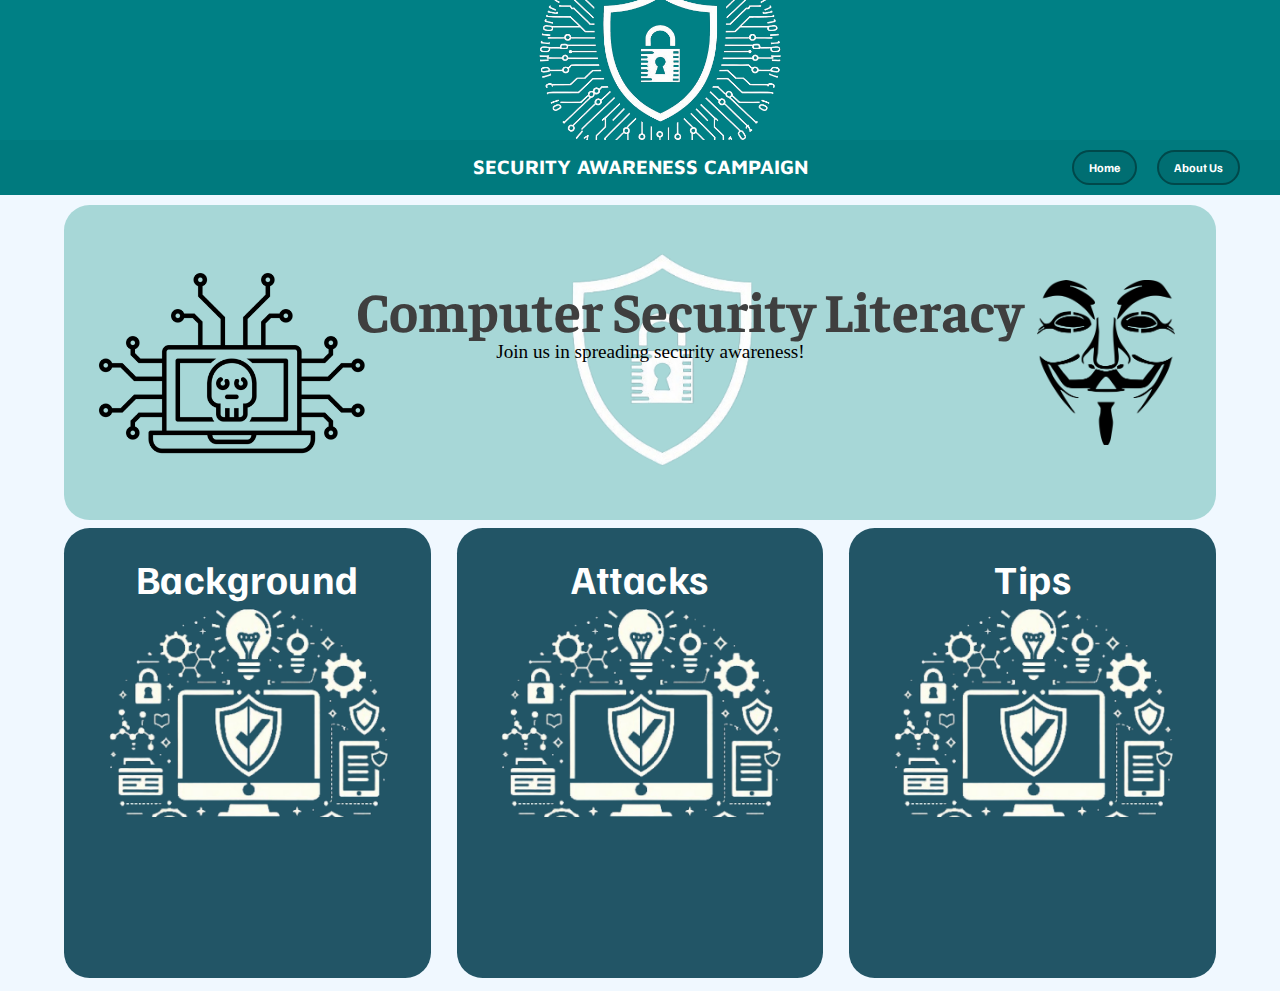
<file: index.html>
<!DOCTYPE html>
<html lang="en">
<head>
    <meta charset="UTF-8">
    <meta name="viewport" content="width=device-width, initial-scale=1.0">
    <title>SECURITY AWARENESS</title>
    <link rel="stylesheet" href="HOMEPAGE.css">
</head>
    <header>
        
       
    </header>
<body>
     <!--navbar-->
     <div class="header-content">
        <img src="LOGOBG.png" alt="LOGO">
    </div>  
    <nav class="navbar">
      
        <h1 class="logo">SECURITY AWARENESS CAMPAIGN</h1>
        <ul class="nav-links">
            <li class="active"><a href="index.html">Home</a></li>            
            <li><a href="about.html">About Us</a></li>
        </ul>

    </nav>

        <div class="container">
            <div class="row1">
                <div class="block" id="b1">
                    <h2>Computer Security Literacy</h2>
                    <p>Join us in spreading security awareness!</p>
                    
                    
                    </div>
            </div>
        </div>
      
            <div class = "row3">
                <div class = "block" id="b5"> 
                    <h3 ><a href="background.html">Background</a></h3>
                    <a href="background.html">
                    <img src="SELECT HOME.png" alt="Logo">
                    </a>
                </div>
                <div class = "block" id="b6"> 
                    <h4> <a href="attacks.html">Attacks</a></h4>
                    <a href="attacks.html">
                    <img src="SELECT HOME.png" alt="Logo">
                    </a>
                </div>
                <div class = "block" id="b7"> 
                    <h5><a href="TipsPage.html">Tips</a></h5>
                    <a href="TipsPage.html">
                    <img src="SELECT HOME.png" alt="Logo">
                    </a>
                </div>
            </div>
</body>
</html>
</file>
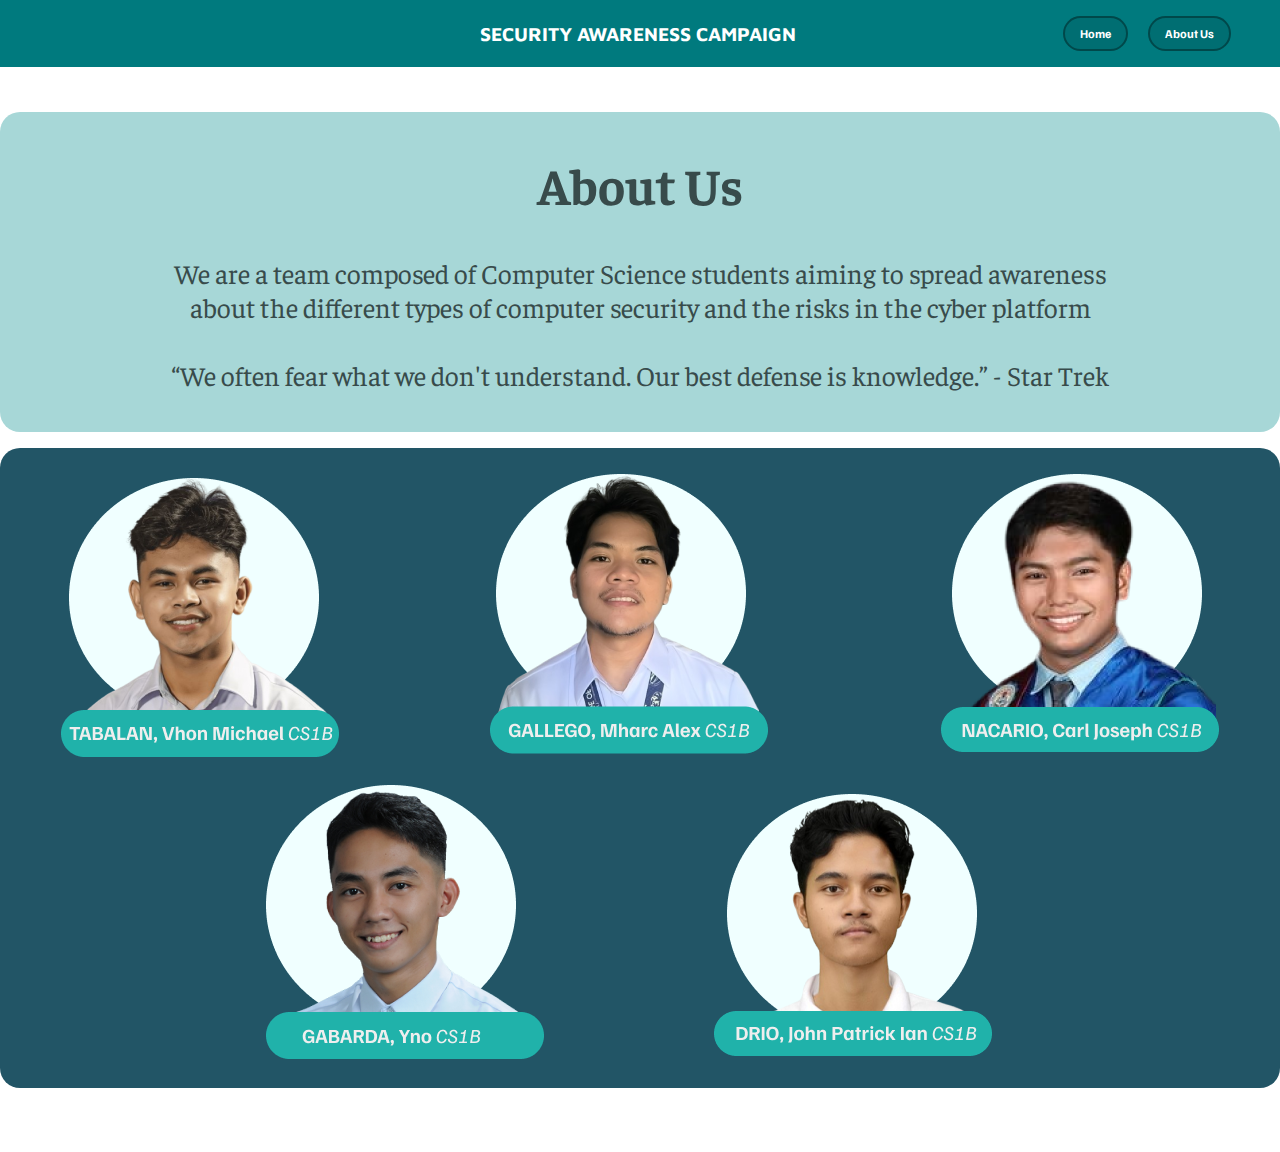
<file: about.html>
<!DOCTYPE html>
<html lang="en">
<head>
    <meta charset="UTF-8">
    <meta name="viewport" content="width=device-width, initial-scale=1.0">
    <title>About Us</title>
    <link rel="stylesheet" href="about.css">
</head>
<body>

    <div class="header-content">
    </div>  
    <nav class="navbar">
        <h1 class="logo">SECURITY AWARENESS CAMPAIGN</h1>
        <ul class="nav-links">
            <li class="active"><a href="index.html">Home</a></li>            
            <li><a href="about.html">About Us</a></li>
        </ul>        

    </nav>
    


    <div class = "container"> 
        <div class="box" id="top">
            <h1>About Us</h1>
            <p>We are a team composed of Computer Science students aiming to spread awareness <br>about the different types of computer security and the risks in the cyber platform<br><br>“We often fear what we don't understand. Our best defense is knowledge.” - Star Trek</p>
        </div>

        <div class="box" id="profile">
            <div class="pics" id="vhon">
            <a href="https://www.linkedin.com/in/vhonmichaeltabalan515/">
                <img src="vhon.png" alt="VHON MICHAEL TABALAN" id="c1">
            </a>

            </div>
            <div class="pics" id="yno">
            <a href="https://www.linkedin.com/in/yno-gabarda-0873122a5/">
                <img src="yno.png" alt="YNO GABARDA" id="c2">
            </a>

            </div>

            <div class="pics" id="mharc">
            <a href="https://www.linkedin.com/in/lex-gallego-2794071a3/">
                <img src="lex.png" alt="MHARC ALEX GALLEGO" id="c3">
            </a>
            </div>

            <div class="pics" id="jp">
             <a href="https://www.linkedin.com/in/john-patrick-ian-drio-8796112a5/">
                <img src="jp.png" alt="JOHN PATRICK IAN DRIO" id="c4">
             </a>
            </div>

           <div class="pics" id="cj">
            <a href="https://www.linkedin.com/in/carl-joseph-n-6883682a5/">
                <img src="cj.png" alt="CARL JOSEPH NACARIO" id="c5">
            </a>
            </div>
        </div>



    </div>
        
    
</body>

</html>
</file>
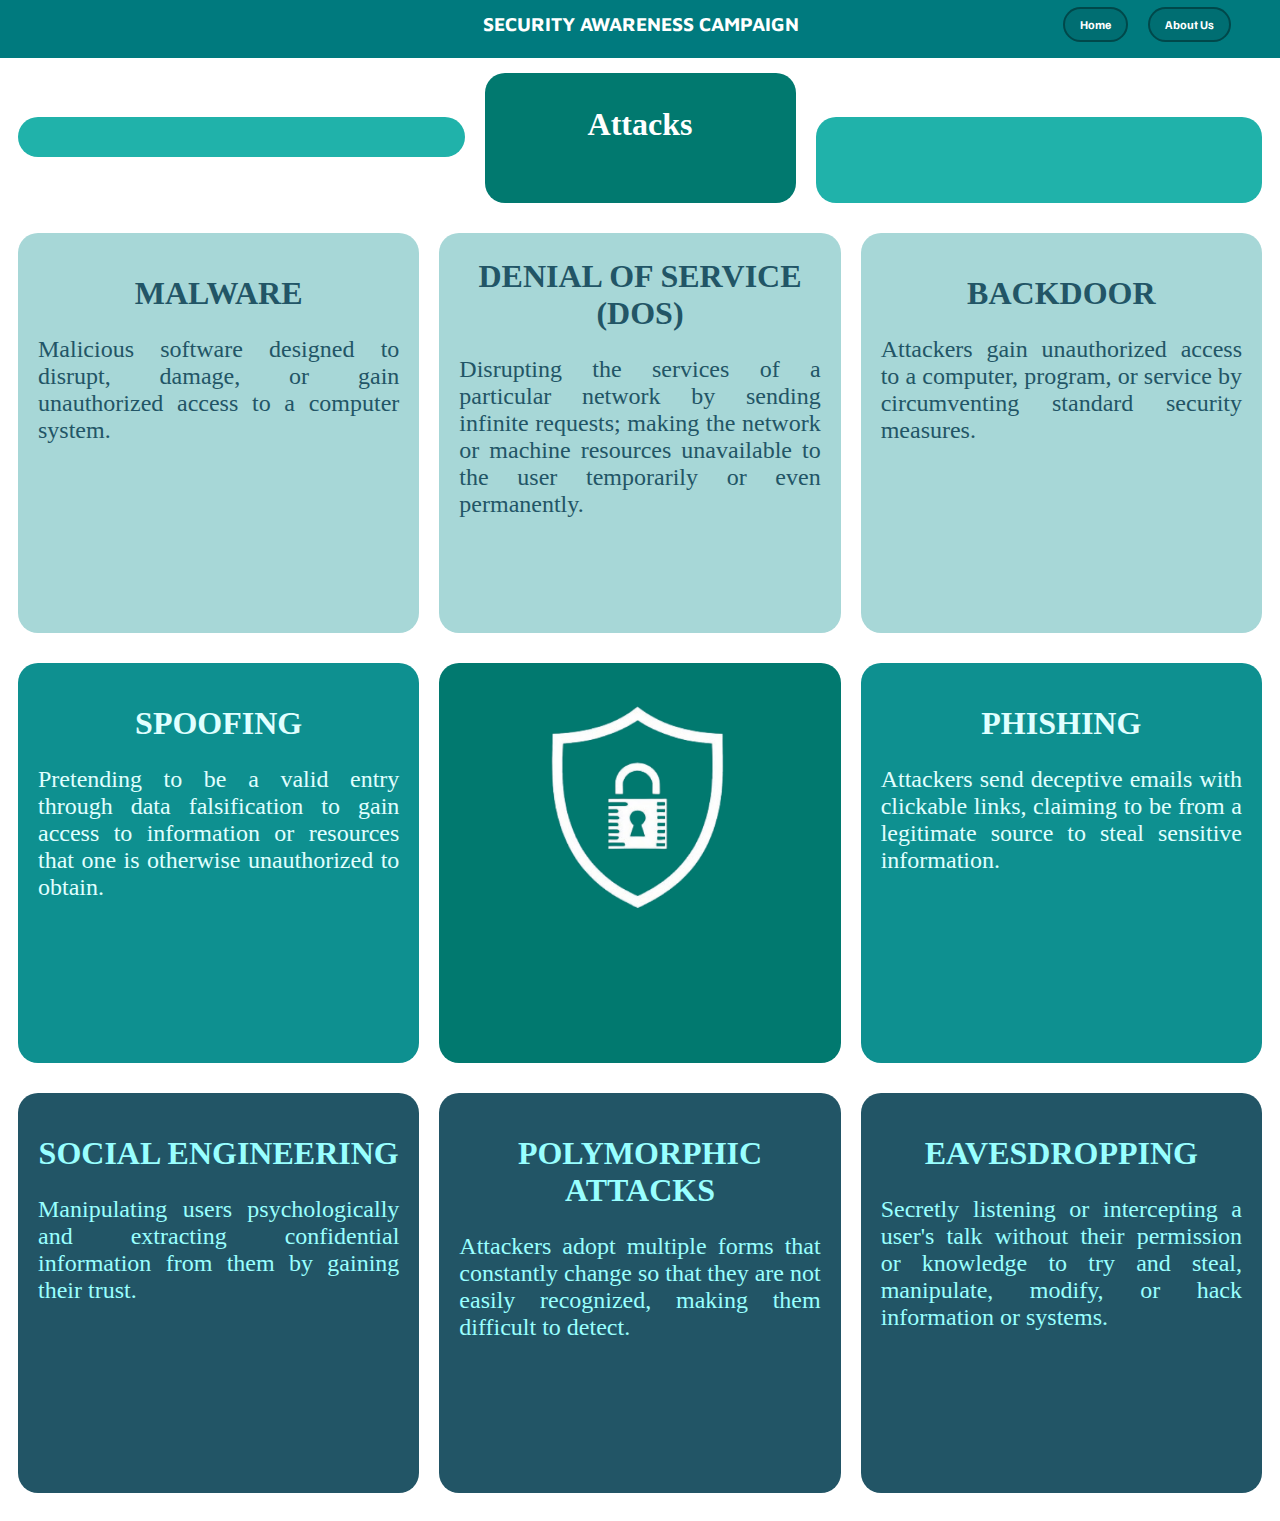
<file: attacks.html>
<!DOCTYPE html>
<html lang="en">
<head>
   <meta charset="UTF-8">
   <meta name="viewport" content="width=device-width, initial-scale=1.0">
   <title>Attacks</title>
   <link rel="stylesheet" href="./attacks.css">
</head>
<body>

    <div class="header-content">
    </div>  
    <nav class="navbar">
        <h1 class="logo">SECURITY AWARENESS CAMPAIGN</h1>
        <ul class="nav-links">
            <li class="active"><a href="index.html">Home</a></li>            
            <li><a href="about.html">About Us</a></li>
        </ul>        

    </nav>
    
    <div class="container">
        
        <div class = card>
            <div class = "r0">
                <div class="block" id="left"><p></p></div>
                <div class="block" id="center"><h1>Attacks</h1></div>
                <div class="block" id="right"><p></p></div>
            </div>
            <div class = r1>
                <div class="block" id="b1">
                    <h1>MALWARE</h1>
                    <p>Malicious software designed to disrupt, damage, or gain unauthorized access to a computer system.</p>
                </div>

                <div  class="block" id="b2">
                    <h1>DENIAL OF SERVICE<br>(DOS)</h1>
                    <p>Disrupting the services of a particular network by sending infinite requests; making the network or machine resources unavailable to the user temporarily or even permanently.</p>
                </div>

                <div  class="block" id="b3">
                    <h1>BACKDOOR</h1>
                    <p>Attackers gain unauthorized access to a computer, program, or service by circumventing standard security measures.</p>
                </div>
            </div>

            <div class="r2">
                <div  class="block" id="b4">
                    <h1>SPOOFING</h1>
                    <p>Pretending to be a valid entry through data falsification to gain access to information or resources that one is otherwise unauthorized to obtain.</p>
                </div>

                <div  class="block" id="b5">
                    <img src="lol.png" alt="MAIN LOGO">
                </div>
                
                <div class="block" id="b6">
                    <h1>PHISHING</h1>
                    <p>Attackers send deceptive emails with clickable links, claiming to be from a legitimate source to steal sensitive information.</p>
                </div>
            </div>

            <div class="r3">
                <div  class="block" id="b7">
                    <h1>SOCIAL ENGINEERING</h1>
                    <p>Manipulating users psychologically and extracting confidential information from them by gaining their trust.</p>
                </div>
                <div  class="block" id="b8">
                    <h1>POLYMORPHIC ATTACKS</h1>
                    <p>Attackers adopt multiple forms that constantly change so that they are not easily recognized, making them difficult to detect.</p>
                </div>
                <div  class="block" id="b9">
                    <h1>EAVESDROPPING</h1>
                    <p>Secretly listening or intercepting a user's talk without their permission or knowledge to try and steal, manipulate, modify, or hack information or systems.</p>
                </div>
            </div>
        </div>
    </div>
  
</body>
</html>
</file>
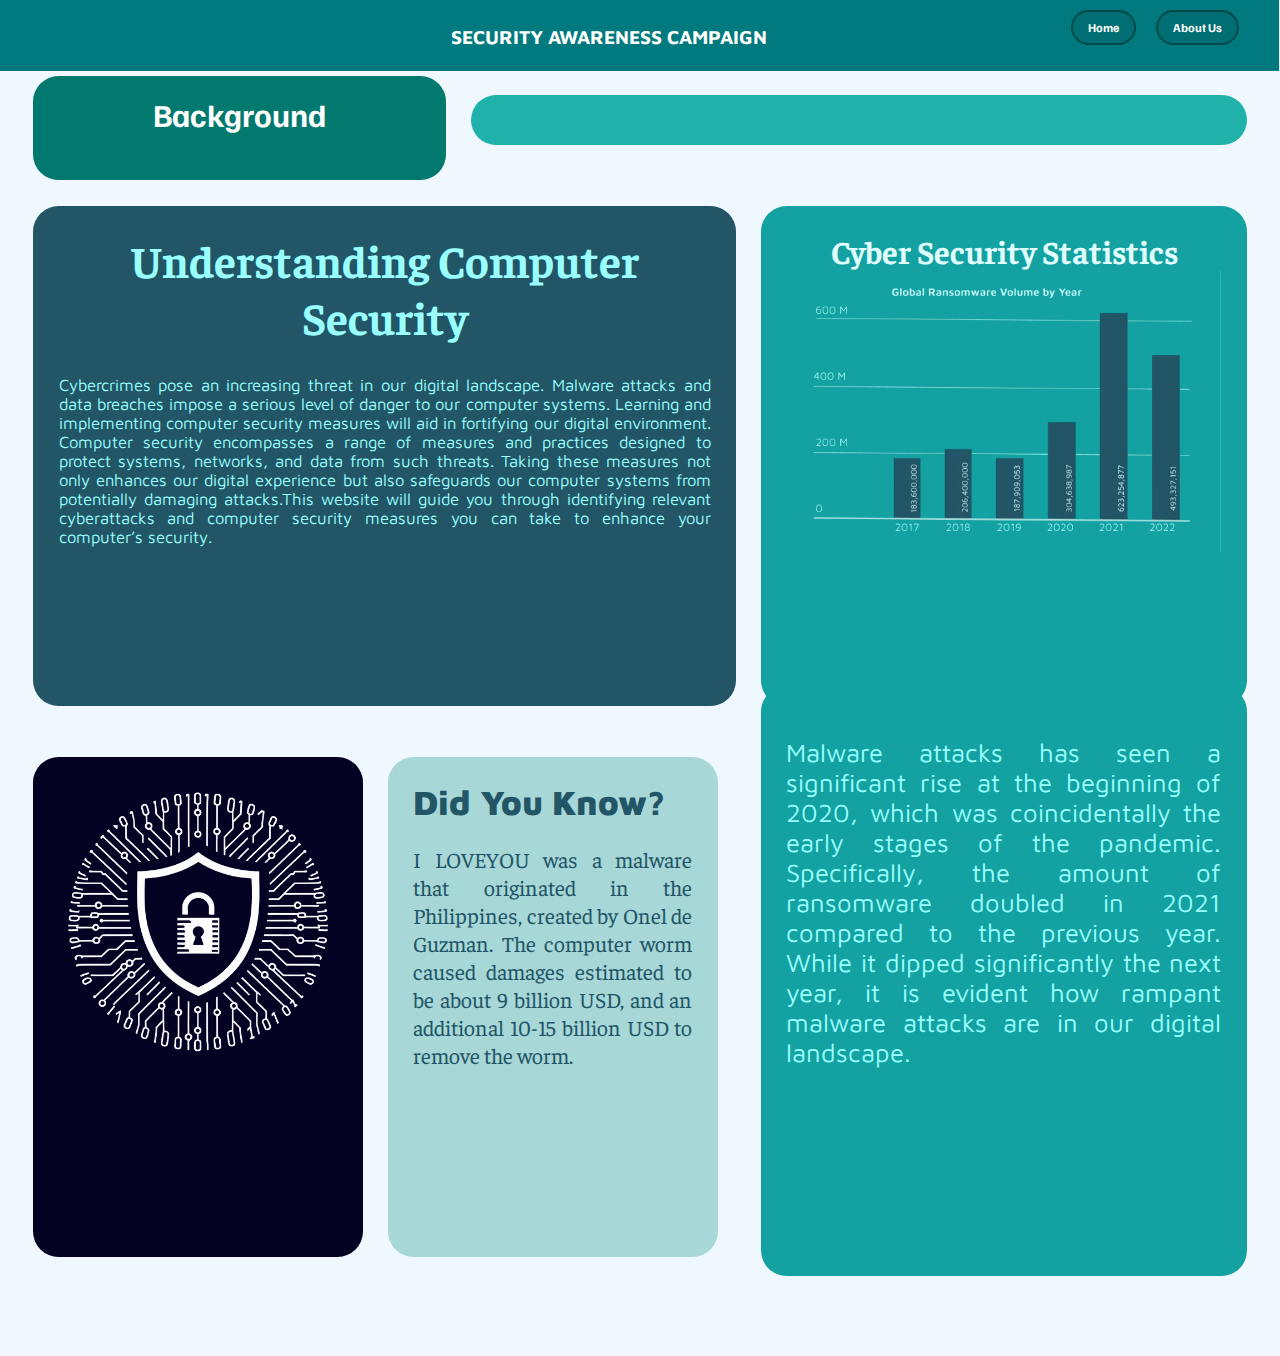
<file: background.html>
<!DOCTYPE html>
<html lang="en">
<head>
    <meta charset="UTF-8">
    <meta name="viewport" content="width=device-width, initial-scale=1.0">
    <title>Background</title>
    <link rel="stylesheet" href="tor.css">
</head>
<body>

    <div class="header-content">
    </div>  
    <nav class="navbar">
        <h1 class="logo">SECURITY AWARENESS CAMPAIGN</h1>
        <ul class="nav-links">
            <li class="active"><a href="index.html">Home</a></li>            
            <li><a href="about.html">About Us</a></li>
        </ul>        

    </nav>

<div class = "container">

    <div class = "row1">

        <div class = "blocked" id="p1" >

            <h2> Background </h2>

        </div>

        <div class = "blocked" id="p2" >

            <p> </p>

        </div>
    </div>

    <div class = "row2">
        <div class = "blocked" id="p3">

            <h1> Understanding Computer Security </h1>
        <p> Cybercrimes pose an increasing threat in our digital landscape. Malware attacks and data breaches impose a serious level of danger to our computer systems. Learning and implementing computer security measures will aid in fortifying our digital environment. Computer security encompasses a range of measures and practices designed to protect systems, networks, and data from such threats. Taking these measures not only enhances our digital experience but also safeguards our computer systems from potentially damaging attacks.This website will guide you through identifying relevant cyberattacks and computer security measures you can take to enhance your computer’s security.</p>

        </div>

        <div class = "blocked" id="p4"> 
            <h1>Cyber Security Statistics</h1>
            <img src="GRAP.png" alt="MAIN LOGO" class = "center">
        </div>
    </div>

    <div class = "row3">
            <div class = "blocked" id="p5"> 
            <img src="LOGOBG.png" alt="MAIN LOGO"> 
            </div>
            
            <div class = "blocked" id="p6"> 
                <h1><b>Did You Know?</b></h1>
                <p>I LOVEYOU was a malware that originated in the Philippines, created by Onel de Guzman. The computer worm caused damages estimated to be about 9 billion USD, and an additional 10-15 billion USD to remove the worm.   </p>
            </div>
            <div class = "blocked" id="p7">
            <p>Malware attacks has seen a significant rise at the beginning of 2020, which was coincidentally the early stages of the pandemic. Specifically, the amount of ransomware doubled in 2021 compared to the previous year. While it dipped significantly the next year, it is evident how rampant malware attacks are in our digital landscape.</p>
              
            </div>
    </div>

</div>
</body>
</html>
</file>
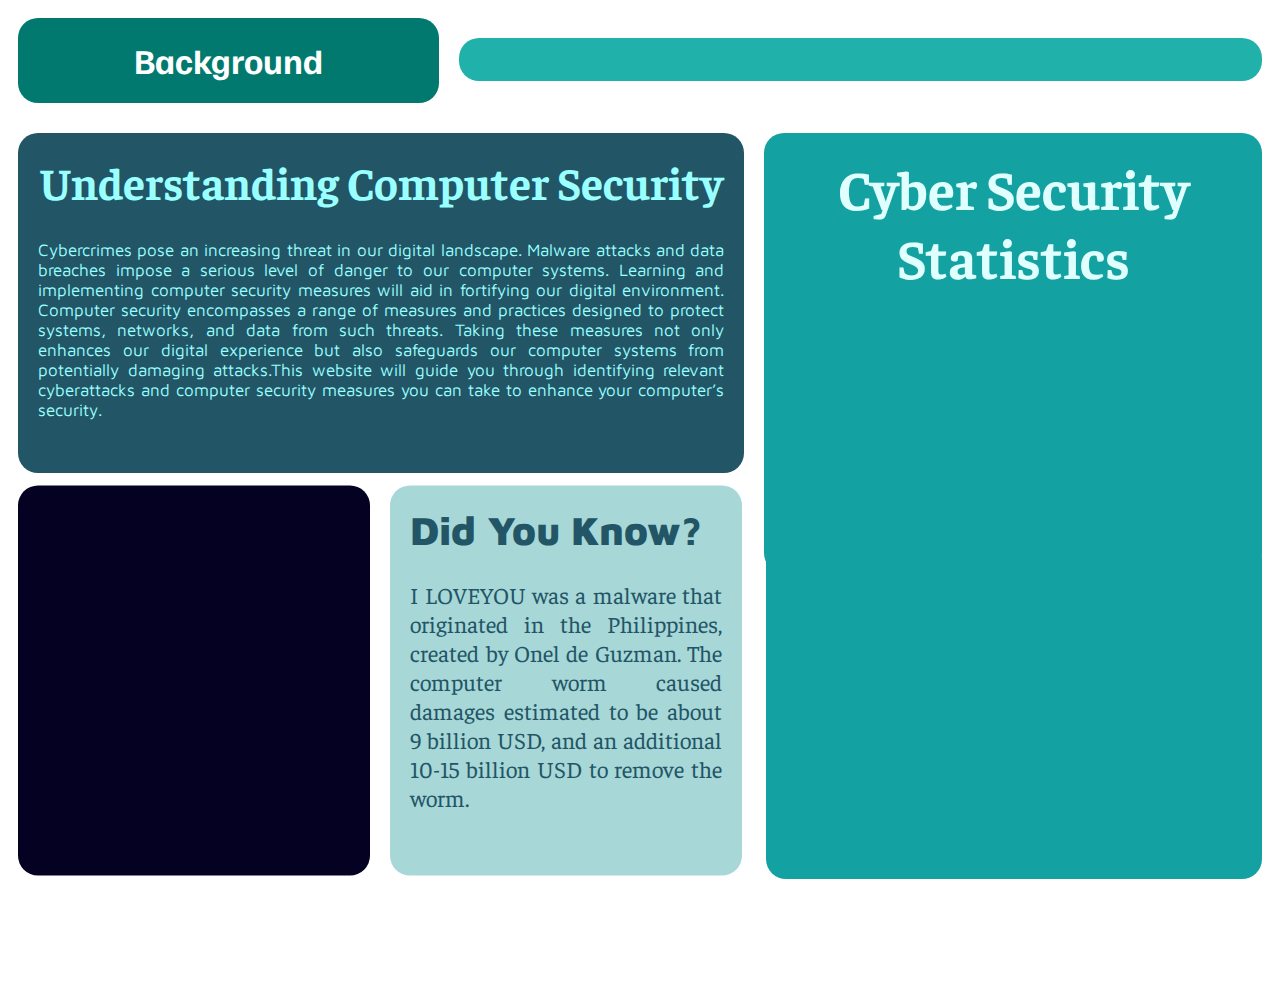
<file: bg.html>
<!DOCTYPE html>
<html lang="en">
<head>
    <meta charset="UTF-8">
    <meta name="viewport" content="width=device-width, initial-scale=1.0">
    <title>Home</title>
    <link rel="stylesheet" href="background.css">
</head>
<body>

<div class = "container">

    <div class = "row1">

        <div class = "block" id="b1" >

            <h2> Background </h2>

        </div>

        <div class = "block" id="b2" >

            <p> </p>

        </div>
    </div>

    <div class = "row2">
        <div class = "block" id="b3">

            <h1> Understanding Computer Security </h1>
        <p> Cybercrimes pose an increasing threat in our digital landscape. Malware attacks and data breaches impose a serious level of danger to our computer systems. Learning and implementing computer security measures will aid in fortifying our digital environment. Computer security encompasses a range of measures and practices designed to protect systems, networks, and data from such threats. Taking these measures not only enhances our digital experience but also safeguards our computer systems from potentially damaging attacks.This website will guide you through identifying relevant cyberattacks and computer security measures you can take to enhance your computer’s security.</p>

        </div>

        <div class = "block" id="b4"> 
            <h1>Cyber Security<br>Statistics</h1>
        </div>
    </div>

    <div class = "row3">
            <div class = "block" id="b5"> 
             
            </div>
            
            <div class = "block" id="b6"> 
                <h1><b>Did You Know?</b></h1>
                <p>I LOVEYOU was a malware that originated in the Philippines, created by Onel de Guzman. The computer worm caused damages estimated to be about 9 billion USD, and an additional 10-15 billion USD to remove the worm.   </p>
            </div>
            <div class = "block" id="b7">
            
              
            </div>
    </div>

</div>
</body>
</html>
</file>
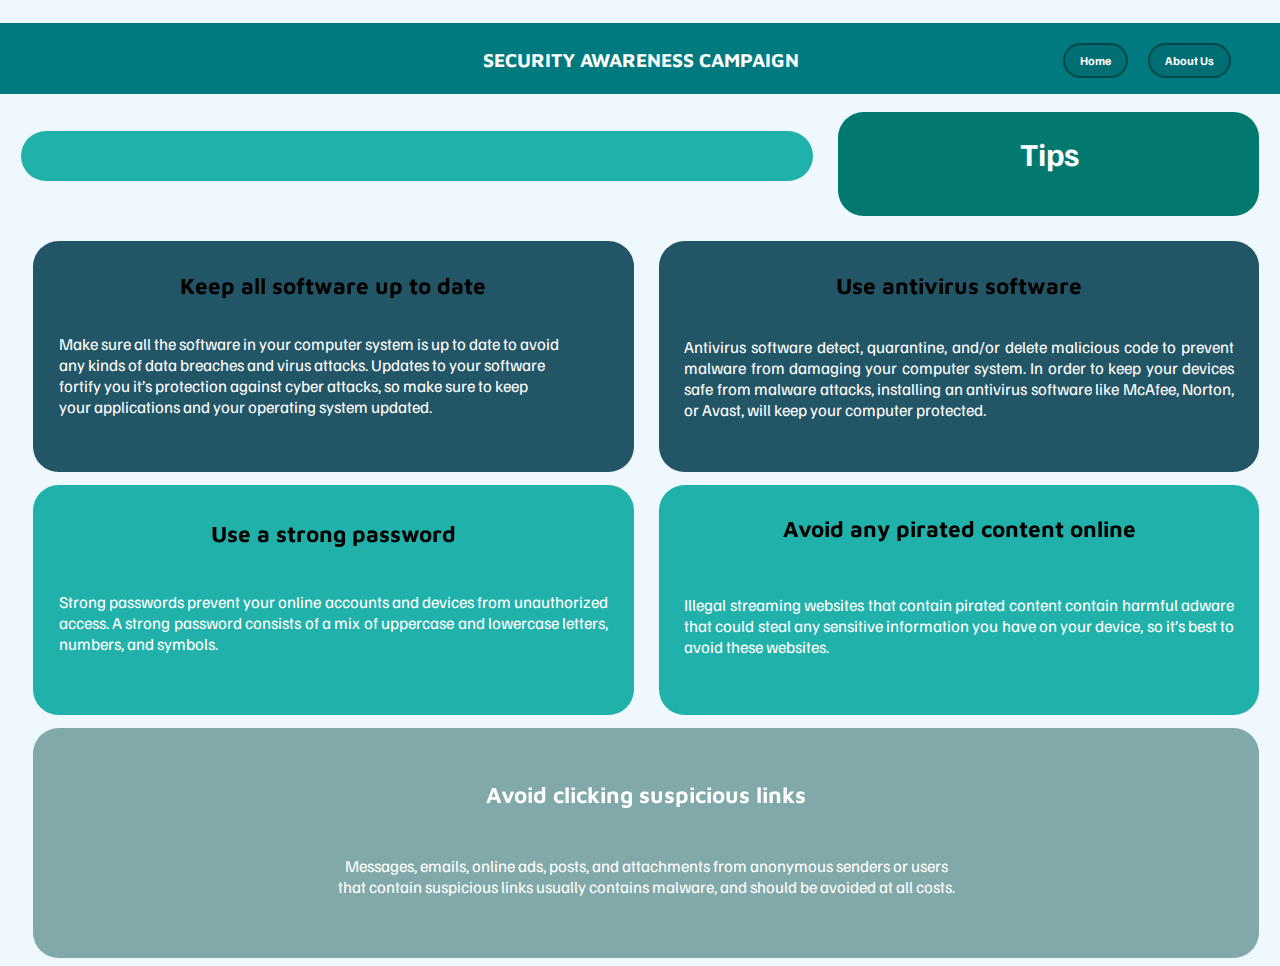
<file: TipsPage.html>
<!DOCTYPE html>
<html lang="en">
<head>
    <meta charset="UTF-8">
    <meta name="viewport" content="width=device-width, initial-scale=1.0">
    <title>Tips Page</title>
    <link rel="stylesheet" href="TipsPage.css">
</head>
<body>
       <div class="header-content">
    </div>  
    <nav class="navbar">
        <h1 class="logo">SECURITY AWARENESS CAMPAIGN</h1>
        <ul class="nav-links">
            <li class="active"><a href="index.html">Home</a></li>            
            <li><a href="about.html">About Us</a></li>
        </ul>        

    </nav>
    
    <div class="container">
        <div class = "row1">
            <div class = "block" id="b1" >
            </div>
            <div class = "block" id="b2" >
                <h1>Tips</h1>
            </div>
            </div>
        </div>
        <div class="row2">
            <div class="block" id="b3">
                <div class="line"></div>
                <h2>Keep all software up to date</h2>
                <p>Make sure all the software in your computer system is up to date to avoid<br>any kinds of data breaches and virus attacks. Updates to your software<br>fortify you it’s protection against cyber attacks, so make sure to keep<br>your applications and your operating system updated.</p>
            </div>
            <div class="block" id="b6">
            <h5>Use antivirus software</h5>
            <p>Antivirus software detect, quarantine, and/or delete malicious code to prevent malware from damaging your computer system. In order to keep your devices safe from malware attacks, installing an antivirus software like McAfee, Norton, or Avast, will keep your computer protected. </p>
            </div>
        </div>
        <div class="row3">
            <div class="block" id="b4">
                <h3>Use a strong password</h3>
                <p>Strong passwords prevent your online accounts and devices from unauthorized access. A strong password consists of a mix of uppercase and lowercase letters, numbers, and symbols.</p>
            </div>
            <div class="block" id="b7">
                <h6>Avoid any pirated content online</h6>
                <p>Illegal streaming websites that contain pirated content contain harmful adware that could steal any sensitive information you have on your device, so it’s best to avoid these websites.</p>
            </div>
        </div>
        <div class="row4">
            <div class="block" id="b5">
                <h4>Avoid clicking suspicious links</h4>    
                <p>Messages, emails, online ads, posts, and attachments from anonymous senders or users<br>that contain suspicious links usually contains malware, and should be avoided at all costs.</p>
            </div>
        </div>
    </div>
</body>
</html>
</file>
<file: HOMEPAGE.css>
@import url('https://fonts.googleapis.com/css2?family=Familjen+Grotesk&display=swap');
@import url('https://fonts.googleapis.com/css2?family=Faustina&display=swap');
@import url('https://fonts.googleapis.com/css2?family=Maven+Pro&display=swap');

*{
    box-sizing: border-box;
    margin: 0;
    padding: 0;
}

.block {
    text-align: center;
    border-style: hidden;
    flex: 1;
    margin: 1%;
    padding: 2%;
    border-width: 1vw; /* Use viewport width for border width */
    border-radius: 2vw; /* Use viewport width for border radius */
    transition: transform 0.3s ease-in-out;
    
  }

  .block:hover {
    transform: scale(1.1); /* Example: scale the element on hover */
}

.block img {
    max-width: 100%;
    height: auto;
    display: block;
    transition: opacity 0.3s ease-in-out; 
}
.block:hover img {
  opacity: 0.8;
}
  .container {
    display: flex;
    flex-direction: column;
  }

  /* ROWSSSS */
.row1, .row2, .row3 {
    display: flex;
  }

  /** INDIVIDUAL BLOCKS */
#b1 {
  background-color: #A7D7D7;
  border-color: #01796F;
  flex: 2;
  width: 90%; /* Adjust the width as needed */
  height: 35vh; /* Use viewport height for height */
  margin-left: 5%;
  margin-right: 5%;
  margin-top: 65px;
  background-image: url('attact.png'), url('lol.png'), url('anony.png');
  background-size: 25%, 33%, 12%; /* Adjust the background size as needed */
  background-position-x: 3%, 51%, 96%;
  background-position-y: 50%, 50%, 50%;
  background-repeat: no-repeat;
 
  display: flex;
  justify-content: space-between;
  
}

/* Add the following styles if you want to set specific heights for each image within #b1 */
#b1 div {
  flex: 1;
  height: 100%;

}
  

  #b1 h2 {
    font-family:'Faustina', serif;
    color: #3f3f3f;
    font-size: 4.3vw; /* Use viewport width for font size */
    margin-top: 4%;
    margin-bottom: 0%;
    transform: translateX(40%);
    text-align: center;
  }

  #b1 p{
    margin-top: 10%;
    font-size: 1.5vw;
    text-align: center;
    transform: translateX(-125%);
  }

  


  #b5{
    background-color:rgb(34, 85, 102);
    height: 50vh; /* Use viewport height for height */
    width: 2vw;
    margin-top: -5px;
    margin-left: 5%;
    background-position: center;
    background-size: 170%;
    background-position-y: 5500%;
  }

  #b5 h3{
    font-size: 250%;
    margin-left: 0%;
    letter-spacing: .5px;
    word-spacing: 1px;
    margin-top: 0%;
    font-weight: bolder;
    font-family: 'Familjen Grotesk', sans-serif;
    color: aliceblue;
  }
  #b5 a {
    font-size: inherit;
  }
  #b5 img
  {
        width: 100%;
        height: auto;
        display: block; /* To remove extra space below inline images */

  }


  #b6 {
    background-color: rgb(34, 85, 102);
    height: 50vh; /* Use viewport height for height */
    width: 20vw; 
    margin-top: -5px;
    background-position: center;
    background-size: 170%;
    background-position-y: 5500%;
}

#b6 h4{
    font-size: 250%;
    margin-left: 0%;
    letter-spacing: .5px;
    word-spacing: 1px;
    margin-top: 0%;
    font-weight: bolder;
    font-family: 'Familjen Grotesk', sans-serif;
    color: aliceblue;
}
#b6 img
  {
        width: 100%;
        height: auto;
        display: block; /* To remove extra space below inline images */
        
  }

#b6 a {
    font-size: inherit;
  }

#b7 {
    background-color: rgb(34, 85, 102);
    height: 50vh; /* Use viewport height for height */
    width: 20vw; 
    margin-top: -5px;
    margin-right: 5%;
    background-position: center;
    background-size: 170%;
    background-position-y: 5500%;
}

#b7 h5{
    font-size: 250%;
    margin-left: 0%;
    letter-spacing: .5px;
    word-spacing: 1px;
    margin-top: 0%;
    font-weight: bolder;
    font-family: 'Familjen Grotesk', sans-serif;
    color: aliceblue;
}
#b7 img
  {
        width: 100%;
        height: auto;
        display: block; /* To remove extra space below inline images */
        
  }
#b7 a{
    font-size: inherit;
}
.header-content {
    position: sticky;
    background-color: #008085;
    height: 140px;
    background-position: center;
    background-size: cover;
}
.header-content img{
  height: 20vw;
  margin-left: 41.5%;
  margin-top: -6%;
}
body{
   position: relative;
   background-color:aliceblue;
}

a{
    text-decoration: none;
}

.logo{
    cursor: pointer;
    font-family: 'Maven Pro', sans-serif;
    font-size: 20px; 
    margin-right:17%;
    margin-top: 15px;
}

.navbar{
    position: absolute;
    display: flex;
    width: 100%;
    padding: 0px 10px;
    text-align: center;
    justify-content: flex-end;
    color:rgb(255, 255, 255);
    background-color: rgb(0, 122, 126);
    top: 140px;
}

.nav-links{
    display: flex;
    text-align: center;
    margin-left: 40px;
    margin-top: 0px;
    margin-right: 20px;
}

.nav-links li{
    margin: 0 20px;
    list-style: none;
    align-items: center;
    display: flex;
    padding: 8px 15px;
    background: rgb(0, 110, 114);
    border-radius: 30px;
    color:rgb(255, 255, 255);
    border: #00000058;
    border-style:solid;
    border-width: 2px;
    margin: 10px 10px;
}

.nav-links li:hover{
    padding: 8px 15px;
    background: #000000;
    border-radius: 30px;
    transition: all 0.3s ease 0s;
    cursor: pointer;
}

li, a {
    font-family: 'Familjen Grotesk', sans-serif;;
    font-weight: bold;
    font-size: 12px;
    color: rgb(255, 255, 255);
    text-decoration: none;
}
</file>
<file: about.css>
@import url('https://fonts.googleapis.com/css2?family=Familjen+Grotesk&display=swap');
@import url('https://fonts.googleapis.com/css2?family=Faustina&display=swap');
@import url('https://fonts.googleapis.com/css2?family=Maven+Pro&display=swap');



.logo{
  cursor: pointer;
  font-family: 'Maven Pro', sans-serif;
  font-size: 120%; 
  margin-right:13%;
  margin-top: 2%;
}

.navbar{
  position: absolute;
  display: flex;
  width: 100%;
  padding: 0px 10px;
  text-align: center;
  justify-content: flex-end;
  color:rgb(255, 255, 255);
  background-color: rgb(0, 122, 126);
  top: 140px;
  margin-top: -9rem;
  margin-left: -1.7rem;
}

.nav-links{
  display: flex;
  text-align: center;
  margin-left: 40px;
  margin-top: 0px;
  margin-right: 20px;
}

.nav-links li{
  margin: 0 20px;
  list-style: none;
  align-items: center;
  display: flex;
  padding: 8px 15px;
  background: rgb(0, 110, 114);
  border-radius: 30px;
  color:rgb(255, 255, 255);
  border: #00000058;
  border-style:solid;
  border-width: 2px;
  margin-top: 20px; /* Adjust this value to move the buttons lower */
  margin-right: 20px;
}

.nav-links li:first-child {
  margin-right: 10px; /* Adjust this value to move "Home" link closer to the left */
}

/* Adjust margin for About Us link */
.nav-links li:last-child {
  margin-left: 10px; 
}

.nav-links li:hover{
  padding: 8px 15px;
  background: #000000;
  border-radius: 30px;
  transition: all 0.3s ease 0s;
  cursor: pointer;
}

li, a {
  font-family: 'Familjen Grotesk', sans-serif;;
  font-weight: bold;
  font-size: 12px;
  color: rgb(255, 255, 255);
  text-decoration: none;
}



.container {
  display: flex;
  flex-direction: column;
  justify-content: center;
  align-items: center;
}

.box {
  text-align: center;
  border-style: hidden;
  flex: 1;
}
.pics {
  text-align: center;
  border-style: hidden;
  flex: 1;
  margin: 1%;
  padding: 2%;
  border-width: 1vw;
  border-radius: 2vw;
  transition: transform 0.3s ease-in-out;
}

.pics img {
  max-width: 100%; /* Adjust the max-width as needed */
  height: auto;
  display: block;
  transition: opacity 0.3s ease-in-out;
}

.pics:hover {
  transform: scale(1.1); /* Example: scale the element on hover */
}

.pics:hover img {
opacity: 0.8;
}


#top {

  position: absolute;
  width: 80rem;
  height: 20rem;
  top: 7rem;
  background-color: #A7D7D7;
  border-radius: 20px;
  display: flex;
  flex-direction: column;
  justify-content: center;
  align-items: center;
}



#top h1{
  font-family: 'Faustina', serif;
  color: #384B4B;
  font-size: 3.2rem;
  margin: 0;
  text-align: center;
  
}

#top p{
  color: #384B4B;
  font-family: 'Faustina', serif;
  font-size: 1.7rem;
  margin: 0;
  text-align: center;
  margin-top: 2.5rem;
}


#profile {
  /* Frame 14 */

position: absolute;
width: 80rem;
height: 40rem;
top: 28rem;
margin-bottom: 10rem;
background: #225566;
border-radius: 20px;

}

.box{
  display: flex;
  justify-content: space-evenly;
  flex-direction: row;

}
.circle {
  width: 16rem;
  height: 16rem;
  background-color: #f3faff; /* Set the background color as needed */
  border-radius: 50%;
}

.pics{
  margin: -4rem;
}


.pics:nth-child(odd){
  margin-top: 0rem;
}

.pics:nth-child(even){
  margin-top: 20rem;
}
.pics:nth-child(2) {
  margin-top: 18rem;
}

.pics:nth-child(4) {
  margin-top: 20rem;
}
.pics:nth-child(1){
  margin-left: 1rem;
}

.pics:nth-child(5){
  margin-right: 1rem;
}
</file>
<file: attacks.css>
@import url('https://fonts.googleapis.com/css2?family=Maven+Pro&display=swap');
@import url('https://fonts.googleapis.com/css2?family=Familjen+Grotesk&display=swap');


.logo{
  cursor: pointer;
  font-family: 'Maven Pro', sans-serif;
  font-size: 120%; 
  margin-right:13%;
  margin-top: 2%;
}

.navbar{
  position: absolute;
  display: flex;
  width: 100%;
  padding: 0px 10px;
  text-align: center;
  justify-content: flex-end;
  color:rgb(255, 255, 255);
  background-color: rgb(0, 122, 126);
  top: 140px;
  margin-top: -13.5rem;
  margin-left: -0.69rem;
}

.nav-links{
  display: flex;
  text-align: center;
  margin-left: 40px;
  margin-top: 0px;
  margin-right: 20px;
}

.nav-links li{
  margin: 0 20px;
  list-style: none;
  align-items: center;
  display: flex;
  padding: 8px 15px;
  background: rgb(0, 110, 114);
  border-radius: 30px;
  color:rgb(255, 255, 255);
  border: #00000058;
  border-style:solid;
  border-width: 2px;
  margin-top: 20px; /* Adjust this value to move the buttons lower */
  margin-right: 20px;
}

.nav-links li:first-child {
  margin-right: 10px; /* Adjust this value to move "Home" link closer to the left */
}

/* Adjust margin for About Us link */
.nav-links li:last-child {
  margin-left: 10px; 
}

.nav-links li:hover{
  padding: 8px 15px;
  background: #000000;
  border-radius: 30px;
  transition: all 0.3s ease 0s;
  cursor: pointer;
}

li, a {
  font-family: 'Familjen Grotesk', sans-serif;;
  font-weight: bold;
  font-size: 12px;
  color: rgb(255, 255, 255);
  text-decoration: none;
}

body{
  background-color: white;
  position: relative;

}



.container {
  display: flex;
  flex-direction: column;  
  margin-top: 0vh;
}

.card{
  margin-top: 0%;
}
.block{
  text-align: center;
  border-style: hidden;
  flex: 1; /* Make the boxes flexible to take up available space */
  margin: 10px; /* Add margin for spacing between the boxes */
  padding: 20px; /* Add padding to create inner space */
  margin: 10px; /* Add margin for spacing between the boxes */
  border-width: 10px;
  border-radius: 20px;
  top: 3rem;
  transition: transform 0.3s ease-in-out;
}

.block:hover {
  transform: scale(1.1) translateY(-10%);
}

.block img {
  max-width: 100%;
  height: auto;
  display: block;
  opacity: 1;
  transition: opacity 0.3s ease-in-out; 
}

.block:hover img {
  opacity: 0.8;
}
.container {
  display: flex;
  flex-direction: column;
  margin-top: 5%;
}

.r0{
  display: flex;
}

.r1{
  display: flex;
  
}

.r1 h1 {
  color: #225566;
  font-size: 2rem;
}

.r1 p {
  color: #225566;
  font-size: 1.5rem;
  text-align: justify;
}


.r2{
  display: flex;
}

.r2 h1 {
  color: #E0FFFF;
  font-size: 2rem;
}

.r2 p {
  color: #E0FFFF;
  font-size: 1.5rem;
  text-align: justify;
}


.r3{
  display: flex;
}

.r3 h1 {
  color: #99FFFF;
  font-size: 2rem;
}

.r3 p {
  color: #99FFFF;
  font-size: 1.5rem;
  text-align: justify;
}

#left{
  background-color: #20B2aa;
  border-color: #20B2aa;
  margin: 10px 10px 20px 10px; /* Adjust margin as needed */
  flex: 1.5; /* Make the box flexible to take up available space */
  height: 0;
  margin-top: 6vh;
}

#right{
  background-color: #20B2aa;
  border-color: #20B2aa;
  margin: 10px 10px 20px 10px; /* Adjust margin as needed */
  flex: 1.5; /* Make the box flexible to take up available space */
  height: q;
  margin-top: 6vh;
}
#center{
  background-color: #01796F;
  border-color: #01796F;
  margin: 10px 10px 20px 10px; /* Adjust margin as needed */
  height: 10vh;
}
#center h1{
  color: white;
  margin-top: 0.8rem;
}
#b1 {
  background-color: #A7D7D7;
  border-color: #A7D7D7;
  margin: 10px 10px 20px 10px; /* Adjust margin as needed */
  flex: 1; /* Make the box flexible to take up available space */
  width: 60%;
  height: 40vh;
}

#b2 {
  background-color: #A7D7D7;
  border-color: #A7D7D7;
  margin: 10px 10px 20px 10px; /* Adjust margin as needed */
  flex: 1; /* Make the box flexible to take up available space */
  width: 60%;
  height: 40vh;
}

#b3 {
  background-color: #A7D7D7;
  border-color: #A7D7D7;
  margin: 10px 10px 20px 10px; /* Adjust margin as needed */
  flex: 1; /* Make the box flexible to take up available space */
  width: 60%;
  height: 40vh;
}

#b4 {
  background-color:#0E9090;
  border-color: #0E9090;
  margin: 10px 10px 20px 10px; /* Adjust margin as needed */
  flex: 1; /* Make the box flexible to take up available space */
  width: 60%;
  height: 40vh;
}
#b5 {
  background-color: #01796F;
  border-color: #01796F;
  margin: 10px 10px 20px 10px; /* Adjust margin as needed */
  flex: 1; /* Make the box flexible to take up available space */
  width: 60%;
  height: 40vh;
}
#b5 img{
  width: 100%;
  height: auto;
  position: relative;
  display:block;
  right: 10rem;
  left: -1rem;
  top: 1rem;
}
#b6 {
  background-color: #0E9090;
  border-color: #0E9090;
  margin: 10px 10px 20px 10px; /* Adjust margin as needed */
  flex: 1; /* Make the box flexible to take up available space */
  width: 60%;
  height: 40vh;
}

#b7, #b8, #b9 {
  background-color: #225566;
  border-color: #225566;
  margin: 10px 10px 20px 10px; /* Adjust margin as needed */
  flex: 1; /* Make the box flexible to take up available space */
  width: 60%;
  height: 40vh;
}

#b2 h1{
  margin-top: 0.3rem;
}
</file>
<file: tor.css>
@import url('https://fonts.googleapis.com/css2?family=Familjen+Grotesk&display=swap');
@import url('https://fonts.googleapis.com/css2?family=Faustina&display=swap');
@import url('https://fonts.googleapis.com/css2?family=Maven+Pro&display=swap');



.logo{
  cursor: pointer;
  font-family: 'Maven Pro', sans-serif;
  font-size: 120%; 
  margin-right:17%;
  margin-top: 2%;
}

.navbar{
  position: absolute;
  display: flex;
  width: 100%;
  padding: 0px 10px;
  text-align: center;
  justify-content: flex-end;
  color:rgb(255, 255, 255);
  background-color: rgb(0, 122, 126);
  margin-top: -5%;
  margin-left: -1%;
}

.nav-links{
  display: flex;
  text-align: center;
  margin-left: 40px;
  margin-top: 0%;
  margin-right: 20px;
}

.nav-links li{
  margin: 0 20px;
  list-style: none;
  align-items: center;
  display: flex;
  padding: 8px 15px;
  background: rgb(0, 110, 114);
  border-radius: 30px;
  color:rgb(255, 255, 255);
  border: #00000058;
  border-style:solid;
  border-width: 2px;
  margin: 10px 10px;
}

.nav-links li:hover{
  padding: 8px 15px;
  background: #000000;
  border-radius: 30px;
  transition: all 0.3s ease 0s;
  cursor: pointer;
}

li, a {
  font-family: 'Familjen Grotesk', sans-serif;;
  font-weight: bold;
  font-size: 12px;
  color: rgb(255, 255, 255);
  text-decoration: none;
} 
/********************************************************************************************************/
body {
  background-color: #F0F8FF;
  position: relative;
  
}

p {
  color: #000000;
}


.blocked {
  text-align: center;
  border-style: hidden;
  flex: 1;
  margin: 1%;
  padding: 2%;
  border-width: 1vw;
  border-radius: 2vw;
  transition: transform 0.3s ease-in-out;
}

.blocked:hover {
  transform: scale(1.1) translateY(-10%);
}

.blocked img {
  max-width: 100%;
  height: auto;
  display: block;
  opacity: 1;
  transition: opacity 0.3s ease-in-out; 
}

.blocked:hover img {
  opacity: 0.8;
}
.container {
  display: flex;
  flex-direction: column;
  margin-top: 5%;
}

/* ROWSSSS */
.row1, .row2, .row3 {
  display: flex;
}

/** INDIVIDUAL BLOCKS */
#p1 {
  background-color: #01796F;
  border-color: #01796F;
  margin: 1% 1% 1% 1%; /* Adjust margin as needed */
  flex: 2;
  width: 2vw; /* Use viewport width for width */
  height: 6vh; /* Use viewport width for height */
  margin-left: 2%;
}

#p1 h2 {
  font-family: 'Familjen Grotesk', sans-serif;
  color: white;
  margin-top: 0;
  font-size: 2.5vw; /* Use viewport width for font size */
  margin-top: -2%;
}

#p2 {
  background-color: #20B2AA;
  border-color: #20B2AA;
  margin: 2.5% 1% 1% 1%; /* Adjust margin as needed */
  flex: 4;
  height: 0.000005vh; /* Use viewport width for height */
  margin-right: 2%;
}



#p3 {
  background-color: #225566;
  border-color: #225566;
  flex: 1.5;
  height: 50vh; /* Use viewport height for height */
  margin-left: 2%;
  margin-bottom: 3%;

}

#p3 h1 {
  font-family: 'Faustina', serif;
  text-align: center;
  color: #99FFFF;
  font-size: 3.5vw; /* Use viewport width for font size */
  margin-top: 0;
}

#p3 p {
  font-family: 'Maven Pro', sans-serif;
  text-align: justify;
  color: #99FFFF;
  font-size: 1.3vw; /* Use viewport width for font size */
}

#p4 {
  background-color: #14A1A1;
  border-color: #14A1A1;
  height: 50vh; /* Use viewport height for height */
  margin-bottom: 0;
  margin-right: 2%;
}

#p4 h1 {
  font-family: 'Faustina', serif;
  color: #E0FFFF;
  font-size: 2.5vw; /* Use viewport width for font size */
  margin-top: 0;
  margin-bottom: 0%;
}

#p4 img
{
  width: 100%;
  height: auto;
  display: block;
}

.center {
    display: block;
    margin-left: auto;
    margin-right: auto;
    width: 50%;
  }
#p5 {
  background-color: #040122;
  border-color: #040122;
  height: 50vh; /* Use viewport height for height */
  transform: translateY(0%);
  margin-left: 2%;
}

#p5 img {
        width: 100%;
        height: auto;
        display: block; /* To remove extra space below inline images */
}

#p6 {
    background-color: #A7D7D7;
    border-color: #A7D7D7;
    height: 50vh; /* Use viewport height for height */
    width: 20vw; 
    transform: translateY(0%);
    margin-right: 2%;
}



#p6 p {
  font-family: 'Faustina', serif;
  color: #225566;
  text-align: justify;
  font-size: 1.7vw; /* Use viewport width for font size */
}

#p6 h1 {
  font-family: 'Maven Pro', sans-serif;
  text-align: left;
  color: #225566;
  font-size: 2.7vw; /* Use viewport width for font size */
  margin-top: 0;
}

#p7 {
  background-color: #14A1A1;
  border-color: #14A1A1;
  flex: 1.56;
  margin-top: 0.1vh; /* Use viewport height for margin */
  margin-left: 1.4vw; /* Use viewport width for margin */
  transform: translateY(-10%);
  height: 60vh; /* Use viewport height for height */
  width: 50vh; /* Use viewport height for width */
  margin-right: 2%;
  transition: transform 0.3s ease-in-out;

}

#p7 p {
    font-family: 'Maven Pro', sans-serif;
    text-align: justify;
    font-size: 2vw;
    color: #99FFFF ;
}

#p5, #p6 {
  transition: transform 0.3s ease-in-out;
}

#p5:hover, #p6:hover {
  transform: translateY(-10%);
}

#p7 {
  transition: transform 0.3s ease-in-out;
}

#p7:hover {
  transform: scale(1.1);
}
</file>
<file: background.css>
@import url('https://fonts.googleapis.com/css2?family=Familjen+Grotesk&display=swap');
@import url('https://fonts.googleapis.com/css2?family=Faustina&display=swap');
@import url('https://fonts.googleapis.com/css2?family=Maven+Pro&display=swap');



body{
  background-color: white;
  position: relative;

}

p{
  color: #000000;
}

.block{
  text-align: center;
  border-style: hidden;
  flex: 1; /* Make the boxes flexible to take up available space */
  margin: 10px; /* Add margin for spacing between the boxes */
  padding: 20px; /* Add padding to create inner space */
  margin: 10px; /* Add margin for spacing between the boxes */
  border-width: 10px;
  border-radius: 20px;
  
}


.container {
  display: flex;
  flex-direction: column;
}

/* ROWSSSS */
.row1{
  display: flex;
}


.row2{
  display: flex;
}

.row3{
  display: flex;
}

  
/** INDIVIDUAL BLOCKS */
  #b1 {
  background-color: #01796F;
  border-color: #01796F;
  margin: 10px 10px 20px 10px; /* Adjust margin as needed */
  flex: 2; /* Make the box flexible to take up available space */
  width: 45px;
  height: 45px;
}

  #b1 h2 {
    font-family: 'Familjen Grotesk', sans-serif;
    color: white;
    margin-top: 0%;
    font-size: 35px;
  }

  #b2 {
  background-color: #20B2AA;
  border-color: #20B2AA;
  margin: 30px 10px 20px 10px; /* Adjust margin as needed */
  flex: 4;
  height: 3px;
}


  #b3 {
  background-color: #225566;
  border-color: #225566;
  flex: 1.5;
  height: 300px;
  }

  #b3 h1 {
    font-family: 'Faustina', serif;
    text-align: center;
    color: #99FFFF;
    font-size: 45px;
    margin-top: 0%;
  }

  #b3 p {
    font-family: 'Maven Pro', sans-serif;
    text-align: justify;
    color: #99FFFF;
    font-size: 17px;
  }

  #b4 {
    background-color: #14A1A1; /* Red color */
    border-color: #14A1A1;
    height: 400px;
    margin-bottom: 0%;
  
  }

  #b4 h1{
    font-family: 'Faustina', serif;
    color: #E0FFFF;
    font-size: 55px;
    margin-top: 0%;
  }

  #b5 {
    background-color: #040122; /* Red color */
    border-color: #040122;
    flex: .5;
    height: 350px;
    transform: translateY(-25%);
  }

  #b6 {
    background-color: #A7D7D7; /* Red color */
    border-color: #A7D7D7;
    flex: 0.5;
    height: 350px;
    transform: translateY(-25%);
  }

  #b6 p {
    font-family: 'Faustina', serif;
    color: #225566;
    text-align: justify;
    font-size: 23px ;
  }

  #b6 h1 {
    font-family: 'Maven Pro', sans-serif;
    text-align: left;
    color: #225566;
    font-size: 40px ;
    margin-top: 0%;
  }

  #b7 {
    background-color: #14A1A1; /* Red color */
    border-color: #14A1A1;
    flex: 0.73;
    margin-top: 0px;
    margin-left: 14px;
    transform: translateY(-10%);
    height: 300px;
    width: 30px;
    
  }
</file>
<file: TipsPage.css>
@import url('https://fonts.googleapis.com/css2?family=Familjen+Grotesk&display=swap');
@import url('https://fonts.googleapis.com/css2?family=Faustina&display=swap');
@import url('https://fonts.googleapis.com/css2?family=Maven+Pro&display=swap'); 

.logo{
  cursor: pointer;
  font-family: 'Maven Pro', sans-serif;
  font-size: 120%; 
  margin-right:13%;
  margin-top: 2%;
}

.navbar{
  position: absolute;
  display: flex;
  width: 100%;
  padding: 0px 10px;
  text-align: center;
  justify-content: flex-end;
  color:rgb(255, 255, 255);
  background-color: rgb(0, 122, 126);
  top: 140px;
  margin-top: -13.5rem;
  margin-left: -0.69rem;
}

.nav-links{
  display: flex;
  text-align: center;
  margin-left: 40px;
  margin-top: 0px;
  margin-right: 20px;
}

.nav-links li{
  margin: 0 20px;
  list-style: none;
  align-items: center;
  display: flex;
  padding: 8px 15px;
  background: rgb(0, 110, 114);
  border-radius: 30px;
  color:rgb(255, 255, 255);
  border: #00000058;
  border-style:solid;
  border-width: 2px;
  margin-top: 20px; /* Adjust this value to move the buttons lower */
  margin-right: 20px;
}

.nav-links li:first-child {
  margin-right: 10px; /* Adjust this value to move "Home" link closer to the left */
}

/* Adjust margin for About Us link */
.nav-links li:last-child {
  margin-left: 10px; 
}

.nav-links li:hover{
  padding: 8px 15px;
  background: #000000;
  border-radius: 30px;
  transition: all 0.3s ease 0s;
  cursor: pointer;
}

li, a {
  font-family: 'Familjen Grotesk', sans-serif;;
  font-weight: bold;
  font-size: 12px;
  color: rgb(255, 255, 255);
  text-decoration: none;
} 
.header-content {
  margin-top: 11vh;
}
body {
    background-color: #F0F8FF;
    position: relative;
  }
  
  p {
    color: rgb(255, 255, 255)
  }
  
  .block {
    text-align: center;
    border-style: hidden;
    flex: 1;
    margin: 1%; /* Use percentage for margin */
    padding: 2%; /* Use percentage for padding */
    border-width: 1vw; /* Use viewport width for border width */
    border-radius: 2vw; /* Use viewport width for border radius */
  }
  
  .container {
    display: flex;
    flex-direction: column;
  }
  
  /* ROWSSSS */
  .row1, .row2, .row3 {
    display: flex;
  }

  #b1 {
  background-color: #20B2AA;
  border-color: #20B2AA;
  margin: 2.5% 1% 1% 1%; /* Adjust margin as needed */
  flex: 4;
  height: 0.000005vh; /* Use viewport width for height */
  margin-right: 0%;
  }

  #b2 {
  background-color: #01796F;
  border-color: #01796F;
  margin: 1% 1% 1% 1%; /* Adjust margin as needed */
  flex: 2;
  width: 2vw; /* Use viewport width for width */
  height: 6vh; /* Use viewport width for height */
  margin-left: 2%;
  }

  #b2 h1{
  font-family: 'Familjen Grotesk', sans-serif;
  color: white;
  font-size: 2.5vw; /* Use viewport width for font size */
  margin-top: -1%;
  margin-right: -2px;
}

#b3 {
    background-color: #225566;
    border-color: #225566;
    flex: 1.5;
    height: 20vh; /* Use viewport height for height */
    margin-left: 2%;
    margin-bottom: 0%;
}

#b3 h2{
    color: #ffffff;
    margin-top: 0%;
    text-align: justify;
    font-size: 2.5vh;
    font-family: 'Maven Pro', sans-serif;
}

#b3 p{
    font-family: 'Familjen Grotesk', sans-serif;
    text-align: justify;
    color: #ffffff;
    font-size: 1.3vw;
    margin-top: 2%;
}

#b4 {
    background-color:#20B2AA;
    border-color: #20B2AA;
    flex: 1.5;
    height: 20vh; /* Use viewport height for height */
    margin-left: 2%;
    margin-bottom: 0%;
}

#b4 h3{
    color: #ffffff;
    margin-top: 1%;
    text-align: justify;
    font-size: 2.5vh;
    font-family: 'Maven Pro', sans-serif;
}

#b4 p{
    font-family: 'Familjen Grotesk', sans-serif;
    text-align: justify;
    color: #ffffff;
    font-size: 1.3vw;
    margin-top: 3%;
}

#b5 {
    background-color: #81a9a9;
    border-color: #A7D7D7;
    flex: 1.5;
    height: 20vh; /* Use viewport height for height */
    margin-left: 2%;
    margin-bottom: 0%;
}

#b5 h4{
    color: #ffffff;
    margin-top: 2%;
    text-align: center;
    font-size: 2.5vh;
    font-family: 'Maven Pro', sans-serif;
}

#b5 p{
    font-family: 'Familjen Grotesk', sans-serif;
    text-align: center;
    color: #ffffff;
    font-size: 1.3vw;
    margin-top: 1%;
}

#b6 {
  background-color: #225566;
  border-color: #225566;
  flex: 1.5;
  height: 20vh; /* Use viewport height for height */
  margin-bottom: 0%;
}

#b6 h5{
    color: #ffffff;
    margin-top: 0%;
    text-align: justify;
    font-size: 2.5vh;
    font-family: 'Maven Pro', sans-serif;
}

#b6 p{
  font-family: 'Familjen Grotesk', sans-serif;
    text-align: justify;
    color: #ffffff;
    font-size: 1.3vw;
    margin-top: -1%;
}

#b7 {
  background-color: #20B2AA;
  border-color: #20B2AA;
  flex: 1.5;
  height: 20vh; /* Use viewport height for height */
  margin-bottom: 0%;
}

#b7 h6{
  color: #ffffff;
  margin-top: 0%;
  text-align: justify;
  font-size: 2.5vh;
  font-family: 'Maven Pro', sans-serif;
}

#b7 p{
font-family: 'Familjen Grotesk', sans-serif;
  text-align: justify;
  color: #ffffff;
  font-size: 1.3vw;
  margin-top: -1%;
}

.block:hover{
  background: whitesmoke;
  box-shadow: 10px 10px 10px rgba(0, 0, 0, 0.485);
  cursor: pointer;
}

.block h2 {
  background-image: linear-gradient(
    to right,
    #ffffff,
    #fefefe 50%,
    #000000 50%
  );
  background-size: 200% 100%;
  background-position: -100%;
  display: inline-block;
  padding: 5px 0;
  position: relative;
  -webkit-background-clip: text;
  -webkit-text-fill-color: transparent;
  transition: all 0.3s ease-in-out;
}

.block h2:before{
  content: '';
  background: #ffffff;
  display: block;
  position: absolute;
  bottom: -3px;
  left: 0;
  width: 0;
  height: 3px;
  transition: all 0.3s ease-in-out;
}

.block h2:hover {
 background-position: 0;
}

.block h2:hover::before{
  width: 100%;
}

.block h3 {
  background-image: linear-gradient(
    to right,
    #ffffff,
    #fefefe 50%,
    #000000 50%
  );
  background-size: 200% 100%;
  background-position: -100%;
  display: inline-block;
  padding: 5px 0;
  position: relative;
  -webkit-background-clip: text;
  -webkit-text-fill-color: transparent;
  transition: all 0.3s ease-in-out;
}

.block h3:before{
  content: '';
  background: #ffffff;
  display: block;
  position: absolute;
  bottom: -3px;
  left: 0;
  width: 0;
  height: 3px;
  transition: all 0.3s ease-in-out;
}

.block h3:hover {
 background-position: 0;
}

.block h3:hover::before{
  width: 100%;
}

.block h6 {
  background-image: linear-gradient(
    to right,
    #ffffff,
    #fefefe 50%,
    #000000 50%
  );
  background-size: 200% 100%;
  background-position: -100%;
  display: inline-block;
  padding: 5px 0;
  position: relative;
  -webkit-background-clip: text;
  -webkit-text-fill-color: transparent;
  transition: all 0.3s ease-in-out;
}

.block h6:before{
  content: '';
  background: #ffffff;
  display: block;
  position: absolute;
  bottom: -3px;
  left: 0;
  width: 0;
  height: 3px;
  transition: all 0.3s ease-in-out;
}

.block h6:hover {
 background-position: 0;
}

.block h6:hover::before{
  width: 100%;
}

.block h5 {
  background-image: linear-gradient(
    to right,
    #ffffff,
    #fefefe 50%,
    #000000 50%
  );
  background-size: 200% 100%;
  background-position: -100%;
  display: inline-block;
  padding: 5px 0;
  position: relative;
  -webkit-background-clip: text;
  -webkit-text-fill-color: transparent;
  transition: all 0.3s ease-in-out;
}

.block h5:before{
  content: '';
  color: #ffffff;
  display: block;
  position: absolute;
  bottom: -3px;
  left: 0;
  width: 0;
  height: 3px;
  transition: all 0.3s ease-in-out;
}

.block h5:hover {
 background-position: 0;
}

.block h5:hover::before{
  width: 100%;
}

.block h4 {
  background-image: linear-gradient(
    to right,
    #000000,
    #000000 50%,
    #ffffff 50%
  );
  background-size: 200% 100%;
  background-position: -100%;
  display: inline-block;
  padding: 5px 0;
  position: relative;
  -webkit-background-clip: text;
  -webkit-text-fill-color: transparent;
  transition: all 0.3s ease-in-out;
}

.block h4:before{
  content: '';
  background: #000000;
  display: block;
  position: absolute;
  bottom: -3px;
  left: 0;
  width: 0;
  height: 3px;
  transition: all 0.3s ease-in-out;
}

.block h4:hover {
 background-position: 0;
}

.block h4:hover::before{
  width: 100%;
}

.block h1,
.block h2,
.block h3,
.block h4,
.block h5,
.block h6,
.block p {
    color: white;
}
</file>
